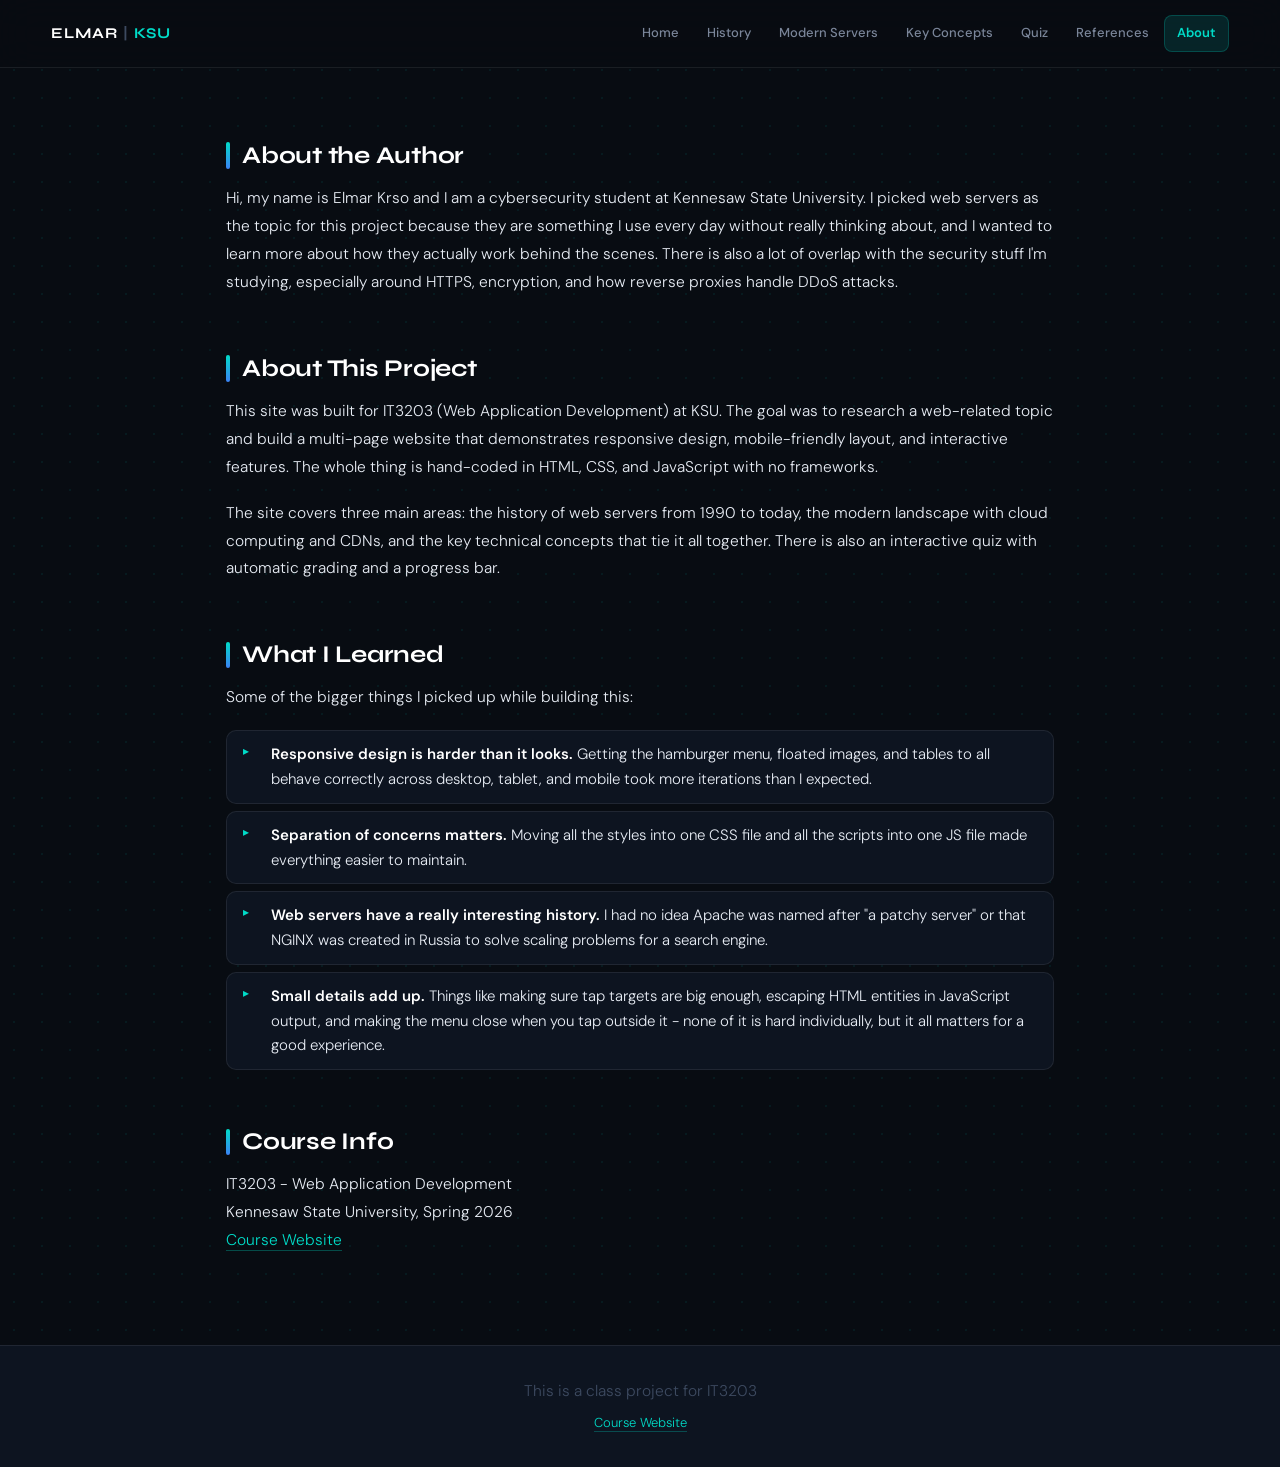
<file: about.html>
<!DOCTYPE html>
<html lang="en">
<head>
    <meta charset="UTF-8">
    <meta name="viewport" content="width=device-width, initial-scale=1.0">
    <title>About – Web Servers Project</title>
    <link rel="stylesheet" href="style.css">
</head>
<body>

<header>
    <div class="header-inner">
        <!-- logo in the top left -->
        <a href="index.html" class="site-logo">
            Elmar<span class="sep">|</span><span class="org">KSU</span>
        </a>

        <!-- three-line menu button, only shows on mobile -->
        <button class="menu-toggle" id="menuToggle" aria-label="Toggle navigation">
            <span></span><span></span><span></span>
        </button>

        <!-- navigation links across the top -->
        <nav id="desktopNav">
            <a href="index.html">Home</a>
            <a href="topic1.html">History</a>
            <a href="topic2.html">Modern Servers</a>
            <a href="concepts.html">Key Concepts</a>
            <a href="quiz.html">Quiz</a>
            <a href="references.html">References</a>
            <a href="about.html" class="active">About</a>
        </nav>
    </div>

    <!-- dropdown menu for mobile screens -->
    <div class="mobile-nav" id="mobileNav">
        <a href="index.html">Home</a>
        <a href="topic1.html">History</a>
        <a href="topic2.html">Modern Servers</a>
        <a href="concepts.html">Key Concepts</a>
        <a href="quiz.html">Quiz</a>
        <a href="references.html">References</a>
        <a href="about.html" class="active">About</a>
    </div>
</header>

<main>

    <!-- about me intro -->
    <h2>About the Author</h2>
    <p>
        Hi, my name is Elmar Krso and I am a cybersecurity student at Kennesaw State University.
        I picked web servers as the topic for this project because they are something I use every
        day without really thinking about, and I wanted to learn more about how they actually work
        behind the scenes. There is also a lot of overlap with the security stuff I'm studying,
        especially around HTTPS, encryption, and how reverse proxies handle DDoS attacks.
    </p>

    <!-- about the project -->
    <h2>About This Project</h2>
    <p>
        This site was built for IT3203 (Web Application Development) at KSU. The goal was to
        research a web-related topic and build a multi-page website that demonstrates responsive
        design, mobile-friendly layout, and interactive features. The whole thing is hand-coded
        in HTML, CSS, and JavaScript with no frameworks.
    </p>
    <p>
        The site covers three main areas: the history of web servers from 1990 to today, the
        modern landscape with cloud computing and CDNs, and the key technical concepts that tie
        it all together. There is also an interactive quiz with automatic grading and a progress
        bar.
    </p>

    <!-- what I learned -->
    <h2>What I Learned</h2>
    <p>
        Some of the bigger things I picked up while building this:
    </p>
    <ul>
        <li><strong>Responsive design is harder than it looks.</strong> Getting the hamburger menu, floated images, and tables to all behave correctly across desktop, tablet, and mobile took more iterations than I expected.</li>
        <li><strong>Separation of concerns matters.</strong> Moving all the styles into one CSS file and all the scripts into one JS file made everything easier to maintain.</li>
        <li><strong>Web servers have a really interesting history.</strong> I had no idea Apache was named after "a patchy server" or that NGINX was created in Russia to solve scaling problems for a search engine.</li>
        <li><strong>Small details add up.</strong> Things like making sure tap targets are big enough, escaping HTML entities in JavaScript output, and making the menu close when you tap outside it - none of it is hard individually, but it all matters for a good experience.</li>
    </ul>

    <!-- contact / link -->
    <h2>Course Info</h2>
    <p>
        IT3203 - Web Application Development<br>
        Kennesaw State University, Spring 2026<br>
        <a href="https://ksuweb.github.io/IT3203/">Course Website</a>
    </p>

</main>

<footer>
    <p>This is a class project for IT3203</p>
    <a href="https://ksuweb.github.io/IT3203/">Course Website</a>
</footer>

<script src="quiz.js"></script>
</body>
</html>
</file>
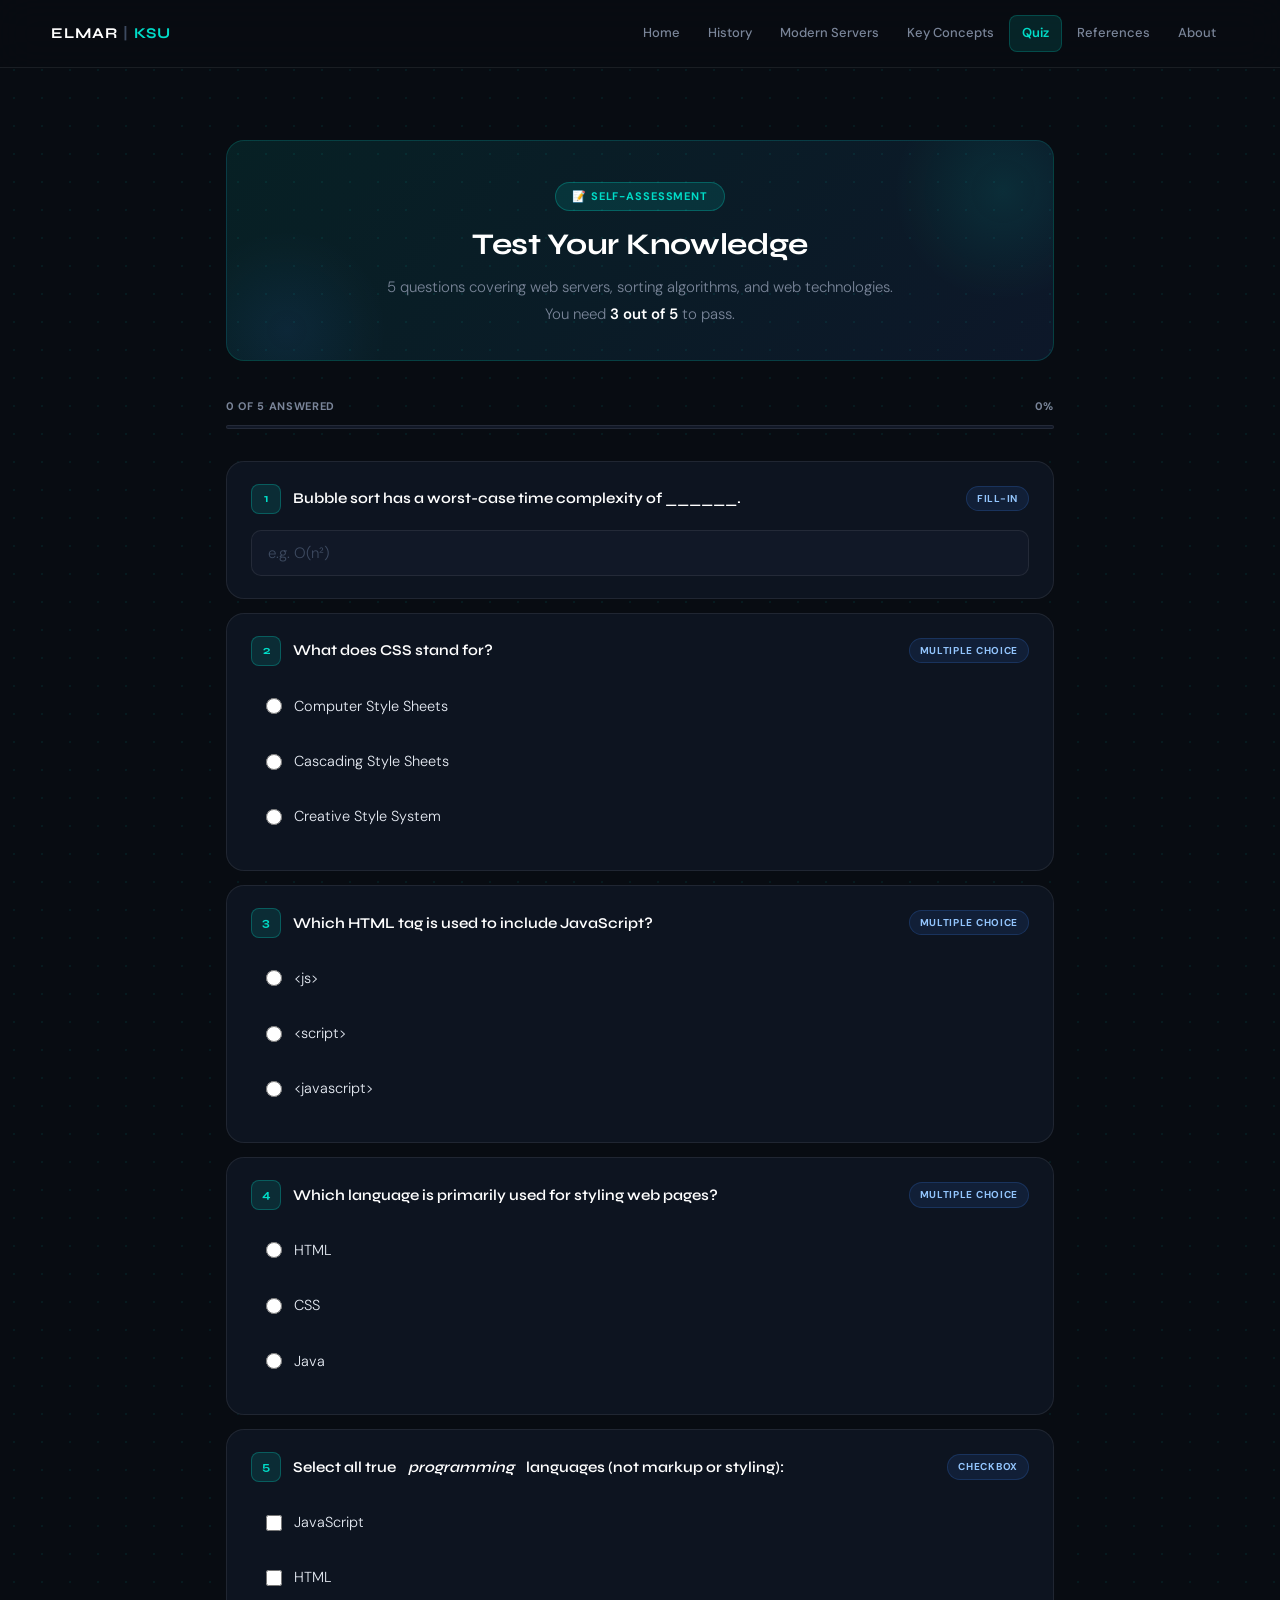
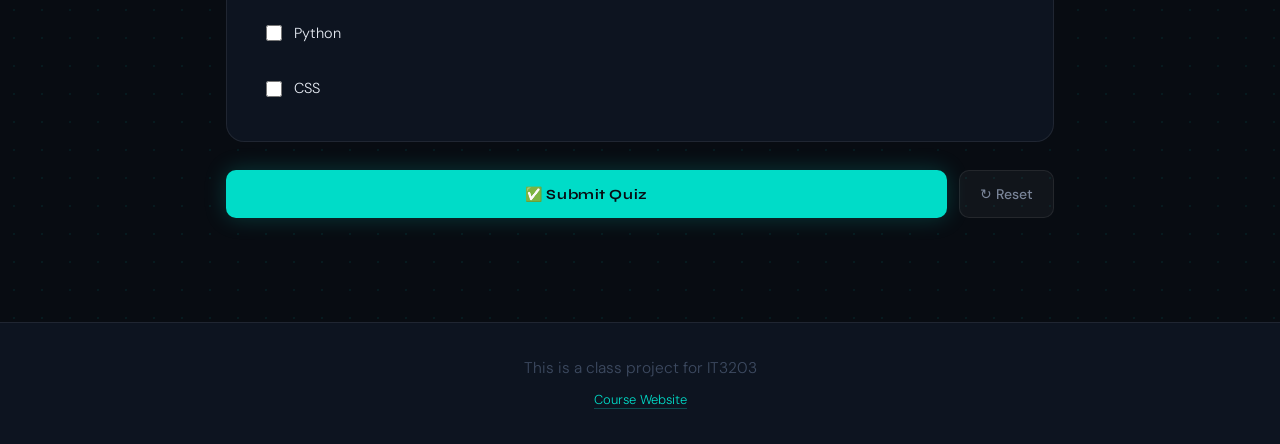
<file: quiz.html>
<!DOCTYPE html>
<html lang="en">
<head>
    <meta charset="UTF-8">
    <meta name="viewport" content="width=device-width, initial-scale=1.0">
    <title>Quiz – Web Servers Project</title>
    <link rel="stylesheet" href="style.css">
</head>
<body>

<header>
    <div class="header-inner">
        <!-- logo in the top left -->
        <a href="index.html" class="site-logo">
            Elmar<span class="sep">|</span><span class="org">KSU</span>
        </a>

        <!-- three-line menu button, only shows on mobile -->
        <button class="menu-toggle" id="menuToggle" aria-label="Toggle navigation">
            <span></span><span></span><span></span>
        </button>

        <!-- navigation links across the top -->
        <nav id="desktopNav">
            <a href="index.html">Home</a>
            <a href="topic1.html">History</a>
            <a href="topic2.html">Modern Servers</a>
            <a href="concepts.html">Key Concepts</a>
            <a href="quiz.html" class="active">Quiz</a>
            <a href="references.html">References</a>
            <a href="about.html">About</a>
        </nav>
    </div>

    <!-- dropdown menu for mobile screens -->
    <div class="mobile-nav" id="mobileNav">
        <a href="index.html">Home</a>
        <a href="topic1.html">History</a>
        <a href="topic2.html">Modern Servers</a>
        <a href="concepts.html">Key Concepts</a>
        <a href="quiz.html" class="active">Quiz</a>
        <a href="references.html">References</a>
        <a href="about.html">About</a>
    </div>
</header>

<main>

    <!-- banner at the top of the quiz with instructions -->
    <div class="quiz-hero">
        <div class="badge">&#128221; Self-Assessment</div>
        <h2>Test Your Knowledge</h2>
        <p>5 questions covering web servers, sorting algorithms, and web technologies.<br>You need <strong>3 out of 5</strong> to pass.</p>
    </div>

    <!-- progress bar - fills up as questions get answered -->
    <div class="quiz-progress">
        <span id="progressLabel">0 of 5 answered</span>
        <span id="progressPct">0%</span>
    </div>
    <div class="progress-bar-track">
        <div class="progress-bar-fill" id="progressFill"></div>
    </div>

    <!-- quiz form - quiz.js handles the grading, no page reload needed -->
    <form id="quizForm">

        <!-- Q1: fill in the blank -->
        <div class="question-card" id="card1">
            <div class="question-label">
                <span class="question-num">1</span>
                Bubble sort has a worst-case time complexity of ______.
                <span class="question-type-tag">Fill-in</span>
            </div>
            <input type="text" id="q1" placeholder="e.g. O(n&sup2;)">
        </div>

        <!-- Q2: multiple choice -->
        <div class="question-card" id="card2">
            <div class="question-label">
                <span class="question-num">2</span>
                What does CSS stand for?
                <span class="question-type-tag">Multiple Choice</span>
            </div>
            <label class="option-row">
                <input type="radio" name="q2" value="a"> Computer Style Sheets
            </label>
            <label class="option-row">
                <input type="radio" name="q2" value="b"> Cascading Style Sheets
            </label>
            <label class="option-row">
                <input type="radio" name="q2" value="c"> Creative Style System
            </label>
        </div>

        <!-- Q3: multiple choice -->
        <div class="question-card" id="card3">
            <div class="question-label">
                <span class="question-num">3</span>
                Which HTML tag is used to include JavaScript?
                <span class="question-type-tag">Multiple Choice</span>
            </div>
            <label class="option-row">
                <input type="radio" name="q3" value="a"> &lt;js&gt;
            </label>
            <label class="option-row">
                <input type="radio" name="q3" value="b"> &lt;script&gt;
            </label>
            <label class="option-row">
                <input type="radio" name="q3" value="c"> &lt;javascript&gt;
            </label>
        </div>

        <!-- Q4: multiple choice -->
        <div class="question-card" id="card4">
            <div class="question-label">
                <span class="question-num">4</span>
                Which language is primarily used for styling web pages?
                <span class="question-type-tag">Multiple Choice</span>
            </div>
            <label class="option-row">
                <input type="radio" name="q4" value="a"> HTML
            </label>
            <label class="option-row">
                <input type="radio" name="q4" value="b"> CSS
            </label>
            <label class="option-row">
                <input type="radio" name="q4" value="c"> Java
            </label>
        </div>

        <!-- Q5: checkbox (select all that apply) -->
        <div class="question-card" id="card5">
            <div class="question-label">
                <span class="question-num">5</span>
                Select all true <em>programming</em> languages (not markup or styling):
                <span class="question-type-tag">Checkbox</span>
            </div>
            <label class="option-row">
                <input type="checkbox" name="q5" value="JavaScript"> JavaScript
            </label>
            <label class="option-row">
                <input type="checkbox" name="q5" value="HTML"> HTML
            </label>
            <label class="option-row">
                <input type="checkbox" name="q5" value="Python"> Python
            </label>
            <label class="option-row">
                <input type="checkbox" name="q5" value="CSS"> CSS
            </label>
        </div>

        <!-- submit and reset buttons -->
        <div class="btn-row">
            <button type="button" id="submitBtn" class="btn-submit">&#9989; Submit Quiz</button>
            <button type="button" id="resetBtn" class="btn-reset">&#8635; Reset</button>
        </div>

    </form>

    <!-- results show up here after the quiz is submitted -->
    <div id="results"></div>

</main>

<footer>
    <p>This is a class project for IT3203</p>
    <a href="https://ksuweb.github.io/IT3203/">Course Website</a>
</footer>

<script src="quiz.js"></script>
</body>
</html>
</file>
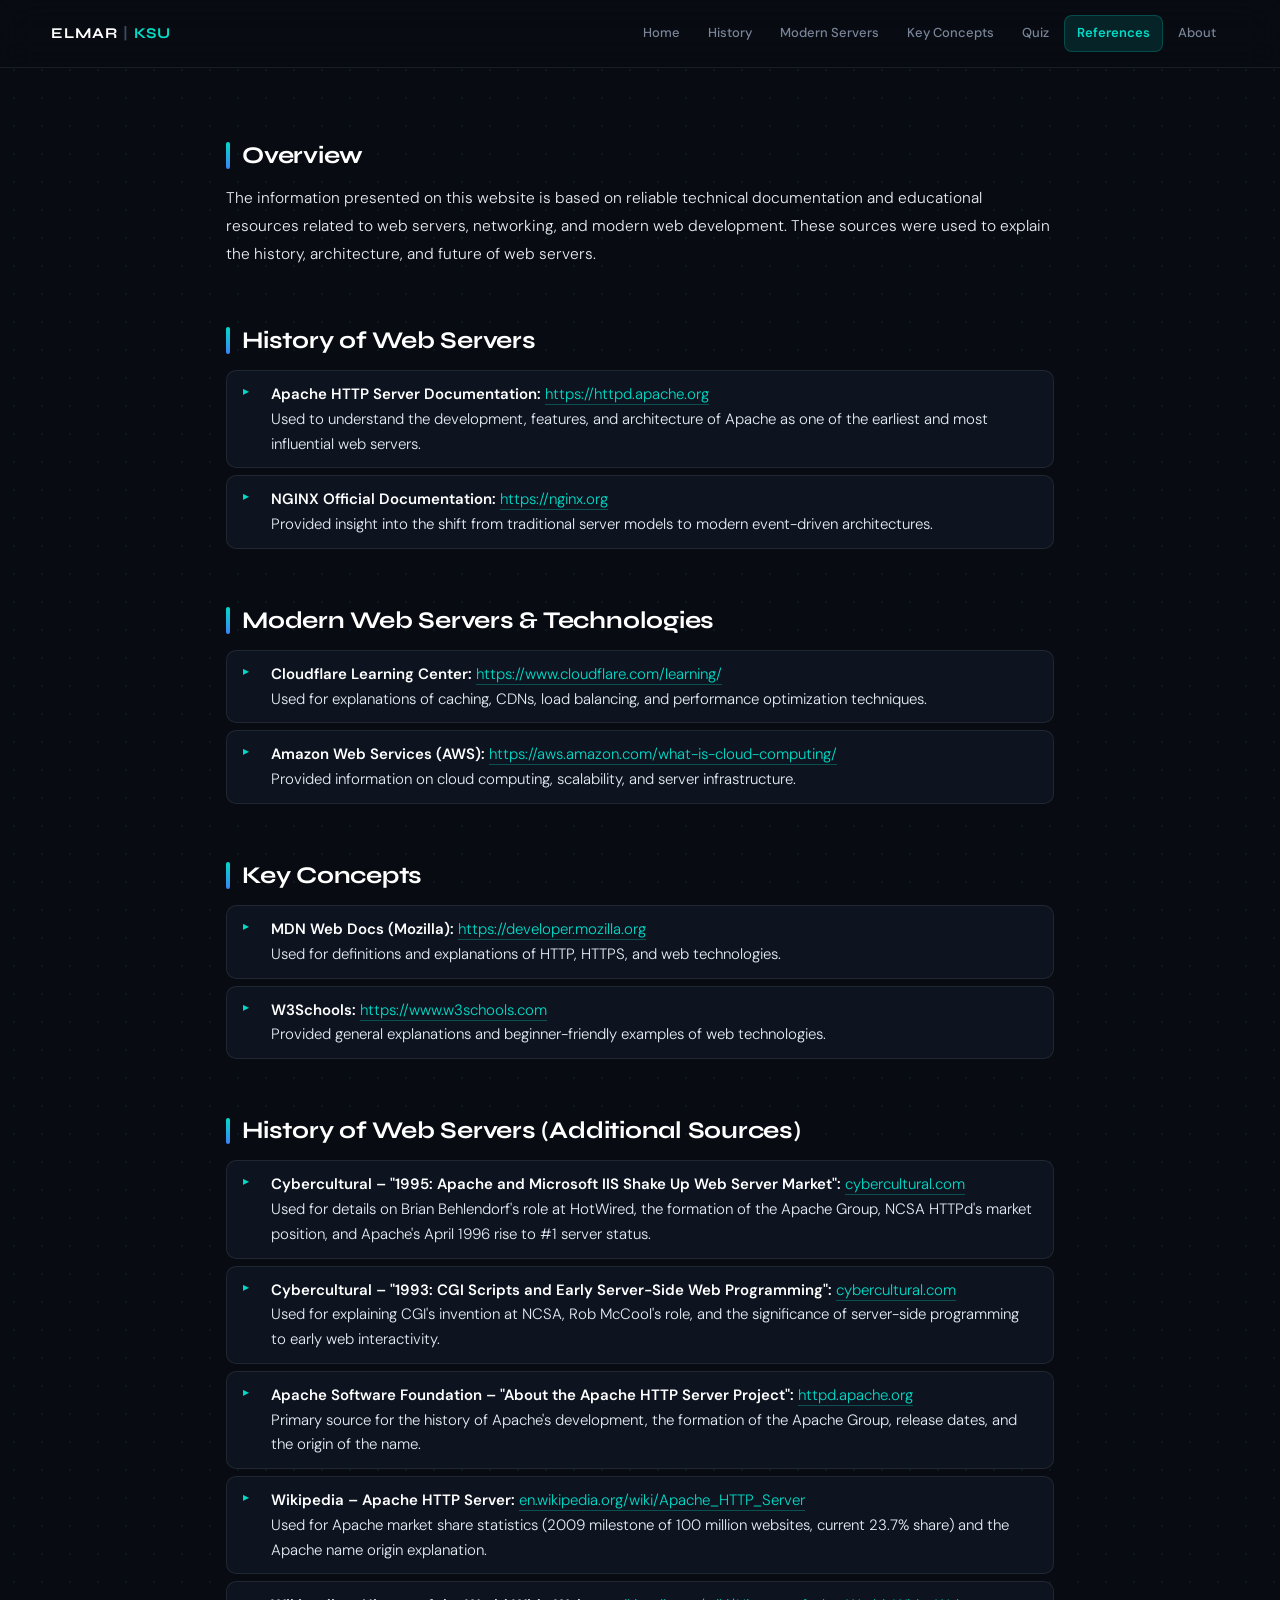
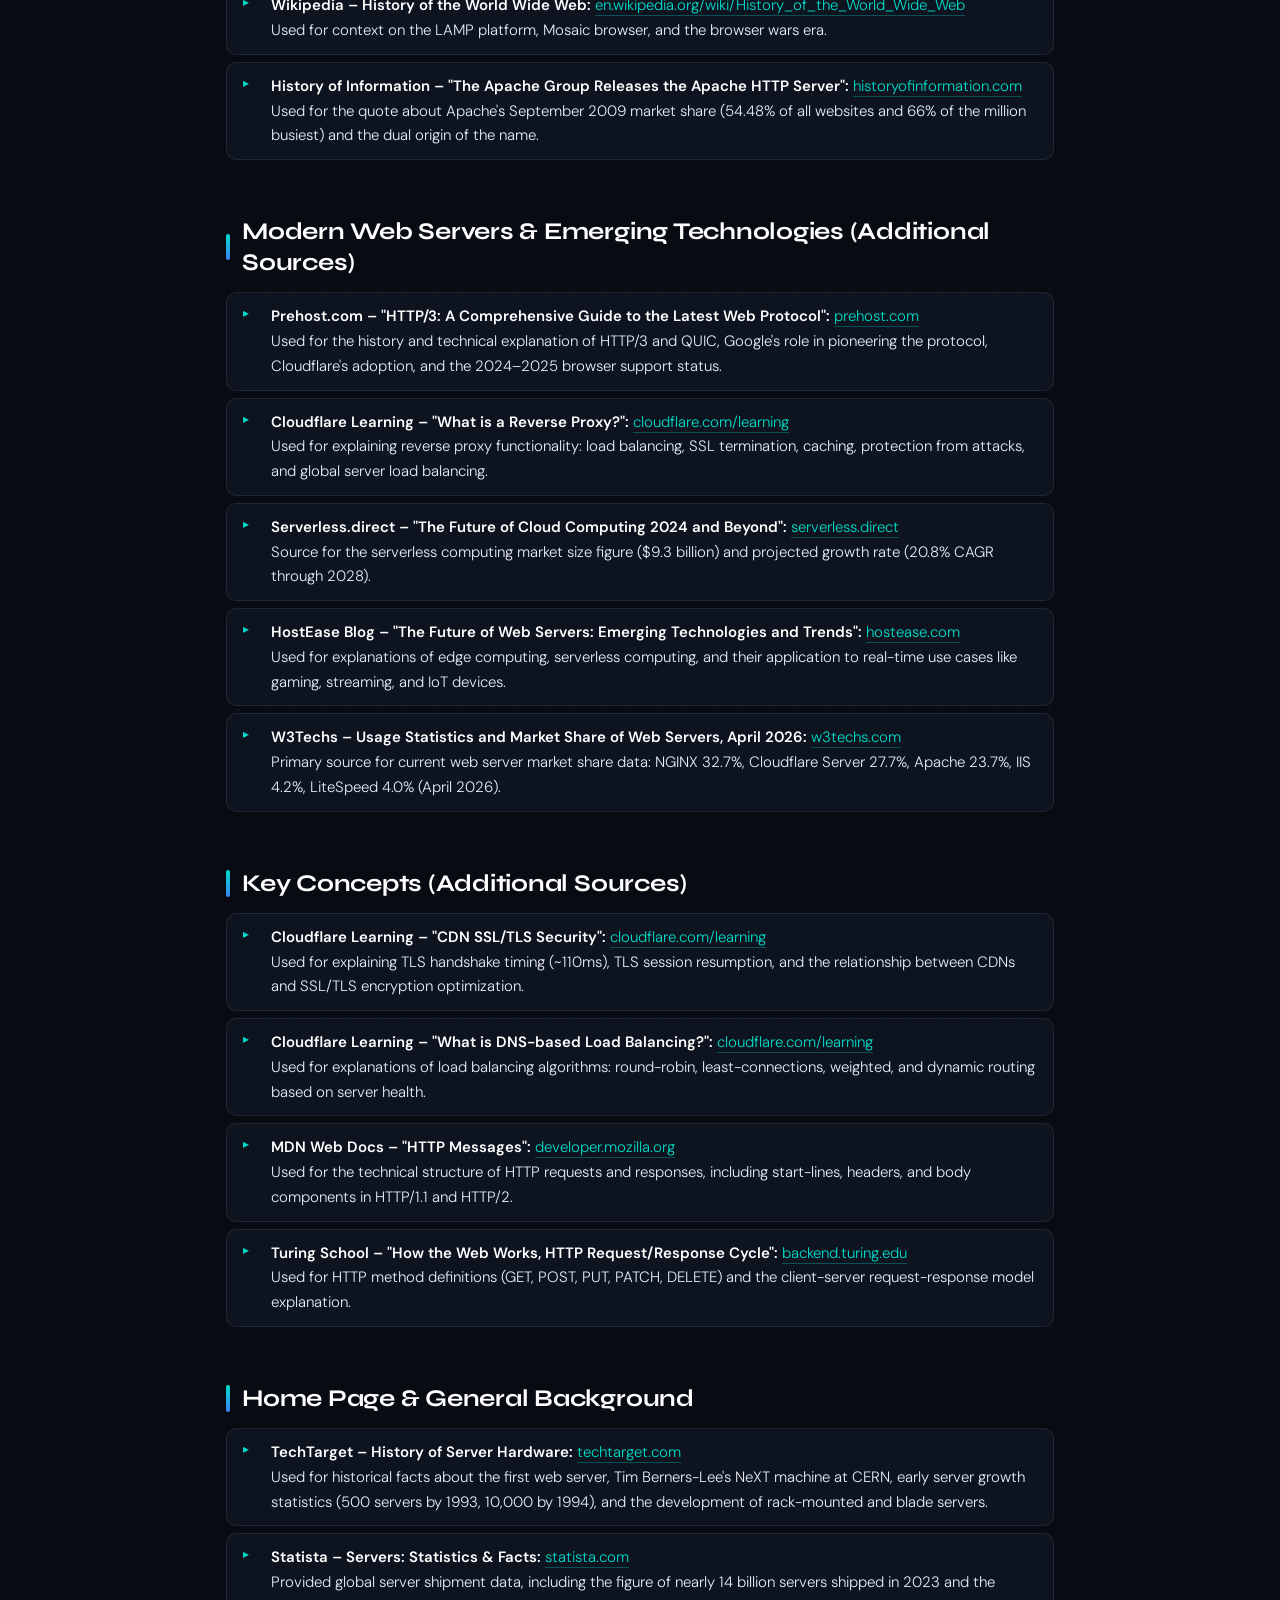
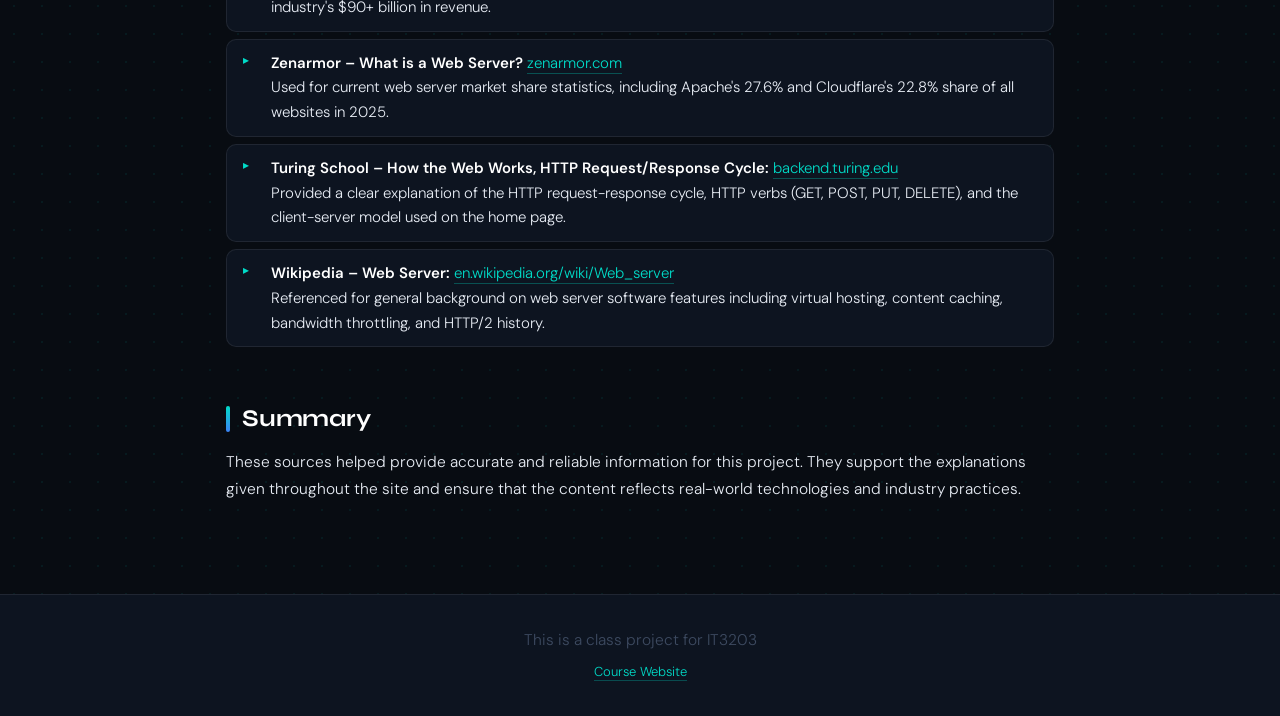
<file: references.html>
<!DOCTYPE html>
<html lang="en">
<head>
    <meta charset="UTF-8">
    <meta name="viewport" content="width=device-width, initial-scale=1.0">
    <title>References – Web Servers Project</title>
    <link rel="stylesheet" href="style.css">
</head>

<body>

<header>
    <div class="header-inner">
        <!-- logo in the top left -->
        <a href="index.html" class="site-logo">
            Elmar<span class="sep">|</span><span class="org">KSU</span>
        </a>

        <!-- three-line menu button, only shows on mobile -->
        <button class="menu-toggle" id="menuToggle" aria-label="Toggle navigation">
            <span></span><span></span><span></span>
        </button>

        <!-- navigation links across the top -->
        <nav id="desktopNav">
            <a href="index.html">Home</a>
            <a href="topic1.html">History</a>
            <a href="topic2.html">Modern Servers</a>
            <a href="concepts.html">Key Concepts</a>
            <a href="quiz.html">Quiz</a>
            <a href="references.html" class="active">References</a>
            <a href="about.html">About</a>
        </nav>
    </div>

    <!-- dropdown menu for mobile screens -->
    <div class="mobile-nav" id="mobileNav">
        <a href="index.html">Home</a>
        <a href="topic1.html">History</a>
        <a href="topic2.html">Modern Servers</a>
        <a href="concepts.html">Key Concepts</a>
        <a href="quiz.html">Quiz</a>
        <a href="references.html" class="active">References</a>
        <a href="about.html">About</a>
    </div>
</header>

<main>

    <!-- INTRO -->
    <h2>Overview</h2>
    <p>
        The information presented on this website is based on reliable technical documentation and educational
        resources related to web servers, networking, and modern web development. These sources were used to explain
        the history, architecture, and future of web servers.
    </p>

    <!-- HISTORY SOURCES -->
    <h2>History of Web Servers</h2>
    <ul>
        <li>
            <strong>Apache HTTP Server Documentation:</strong>
            <a href="https://httpd.apache.org" target="_blank">https://httpd.apache.org</a>
            <br>
            Used to understand the development, features, and architecture of Apache as one of the earliest and most
            influential web servers.
        </li>

        <li>
            <strong>NGINX Official Documentation:</strong>
            <a href="https://nginx.org" target="_blank">https://nginx.org</a>
            <br>
            Provided insight into the shift from traditional server models to modern event-driven architectures.
        </li>
    </ul>

    <!-- MODERN SERVERS -->
    <h2>Modern Web Servers & Technologies</h2>
    <ul>
        <li>
            <strong>Cloudflare Learning Center:</strong>
            <a href="https://www.cloudflare.com/learning/" target="_blank">https://www.cloudflare.com/learning/</a>
            <br>
            Used for explanations of caching, CDNs, load balancing, and performance optimization techniques.
        </li>

        <li>
            <strong>Amazon Web Services (AWS):</strong>
            <a href="https://aws.amazon.com/what-is-cloud-computing/" target="_blank">
                https://aws.amazon.com/what-is-cloud-computing/
            </a>
            <br>
            Provided information on cloud computing, scalability, and server infrastructure.
        </li>
    </ul>

    <!-- KEY CONCEPTS -->
    <h2>Key Concepts</h2>
    <ul>
        <li>
            <strong>MDN Web Docs (Mozilla):</strong>
            <a href="https://developer.mozilla.org" target="_blank">https://developer.mozilla.org</a>
            <br>
            Used for definitions and explanations of HTTP, HTTPS, and web technologies.
        </li>

        <li>
            <strong>W3Schools:</strong>
            <a href="https://www.w3schools.com" target="_blank">https://www.w3schools.com</a>
            <br>
            Provided general explanations and beginner-friendly examples of web technologies.
        </li>
    </ul>

    <!-- HISTORY SOURCES (TOPIC 1) -->
    <h2>History of Web Servers (Additional Sources)</h2>
    <ul>
        <li>
            <strong>Cybercultural – "1995: Apache and Microsoft IIS Shake Up Web Server Market":</strong>
            <a href="https://cybercultural.com/p/1995-apache-microsoft-iis-web-server-market/" target="_blank">cybercultural.com</a>
            <br>
            Used for details on Brian Behlendorf's role at HotWired, the formation of the Apache Group,
            NCSA HTTPd's market position, and Apache's April 1996 rise to #1 server status.
        </li>
        <li>
            <strong>Cybercultural – "1993: CGI Scripts and Early Server-Side Web Programming":</strong>
            <a href="https://cybercultural.com/p/1993-cgi-scripts-and-early-server-side-web-programming/" target="_blank">cybercultural.com</a>
            <br>
            Used for explaining CGI's invention at NCSA, Rob McCool's role, and the significance of
            server-side programming to early web interactivity.
        </li>
        <li>
            <strong>Apache Software Foundation – "About the Apache HTTP Server Project":</strong>
            <a href="https://httpd.apache.org/ABOUT_APACHE.html" target="_blank">httpd.apache.org</a>
            <br>
            Primary source for the history of Apache's development, the formation of the Apache Group,
            release dates, and the origin of the name.
        </li>
        <li>
            <strong>Wikipedia – Apache HTTP Server:</strong>
            <a href="https://en.wikipedia.org/wiki/Apache_HTTP_Server" target="_blank">en.wikipedia.org/wiki/Apache_HTTP_Server</a>
            <br>
            Used for Apache market share statistics (2009 milestone of 100 million websites, current 23.7% share)
            and the Apache name origin explanation.
        </li>
        <li>
            <strong>Wikipedia – History of the World Wide Web:</strong>
            <a href="https://en.wikipedia.org/wiki/History_of_the_World_Wide_Web" target="_blank">en.wikipedia.org/wiki/History_of_the_World_Wide_Web</a>
            <br>
            Used for context on the LAMP platform, Mosaic browser, and the browser wars era.
        </li>
        <li>
            <strong>History of Information – "The Apache Group Releases the Apache HTTP Server":</strong>
            <a href="https://historyofinformation.com/detail.php?id=2501" target="_blank">historyofinformation.com</a>
            <br>
            Used for the quote about Apache's September 2009 market share (54.48% of all websites and 66%
            of the million busiest) and the dual origin of the name.
        </li>
    </ul>

    <!-- MODERN SERVERS SOURCES (TOPIC 2) -->
    <h2>Modern Web Servers &amp; Emerging Technologies (Additional Sources)</h2>
    <ul>
        <li>
            <strong>Prehost.com – "HTTP/3: A Comprehensive Guide to the Latest Web Protocol":</strong>
            <a href="https://prehost.com/http3/" target="_blank">prehost.com</a>
            <br>
            Used for the history and technical explanation of HTTP/3 and QUIC, Google's role in pioneering
            the protocol, Cloudflare's adoption, and the 2024–2025 browser support status.
        </li>
        <li>
            <strong>Cloudflare Learning – "What is a Reverse Proxy?":</strong>
            <a href="https://www.cloudflare.com/learning/cdn/glossary/reverse-proxy/" target="_blank">cloudflare.com/learning</a>
            <br>
            Used for explaining reverse proxy functionality: load balancing, SSL termination, caching,
            protection from attacks, and global server load balancing.
        </li>
        <li>
            <strong>Serverless.direct – "The Future of Cloud Computing 2024 and Beyond":</strong>
            <a href="https://www.serverless.direct/post/the-future-of-cloud-computing-in-2024-and-beyond-trends-and-predictions" target="_blank">serverless.direct</a>
            <br>
            Source for the serverless computing market size figure ($9.3 billion) and projected growth
            rate (20.8% CAGR through 2028).
        </li>
        <li>
            <strong>HostEase Blog – "The Future of Web Servers: Emerging Technologies and Trends":</strong>
            <a href="https://www.hostease.com/blog/server/the-future-of-web-servers-emerging-technologies-and-trends-in-2023/" target="_blank">hostease.com</a>
            <br>
            Used for explanations of edge computing, serverless computing, and their application to
            real-time use cases like gaming, streaming, and IoT devices.
        </li>
        <li>
            <strong>W3Techs – Usage Statistics and Market Share of Web Servers, April 2026:</strong>
            <a href="https://w3techs.com/technologies/overview/web_server" target="_blank">w3techs.com</a>
            <br>
            Primary source for current web server market share data: NGINX 32.7%, Cloudflare Server 27.7%,
            Apache 23.7%, IIS 4.2%, LiteSpeed 4.0% (April 2026).
        </li>
    </ul>

    <!-- KEY CONCEPTS SOURCES -->
    <h2>Key Concepts (Additional Sources)</h2>
    <ul>
        <li>
            <strong>Cloudflare Learning – "CDN SSL/TLS Security":</strong>
            <a href="https://www.cloudflare.com/learning/cdn/cdn-ssl-tls-security/" target="_blank">cloudflare.com/learning</a>
            <br>
            Used for explaining TLS handshake timing (~110ms), TLS session resumption, and the relationship
            between CDNs and SSL/TLS encryption optimization.
        </li>
        <li>
            <strong>Cloudflare Learning – "What is DNS-based Load Balancing?":</strong>
            <a href="https://www.cloudflare.com/learning/performance/what-is-dns-load-balancing/" target="_blank">cloudflare.com/learning</a>
            <br>
            Used for explanations of load balancing algorithms: round-robin, least-connections, weighted,
            and dynamic routing based on server health.
        </li>
        <li>
            <strong>MDN Web Docs – "HTTP Messages":</strong>
            <a href="https://developer.mozilla.org/en-US/docs/Web/HTTP/Guides/Messages" target="_blank">developer.mozilla.org</a>
            <br>
            Used for the technical structure of HTTP requests and responses, including start-lines, headers,
            and body components in HTTP/1.1 and HTTP/2.
        </li>
        <li>
            <strong>Turing School – "How the Web Works, HTTP Request/Response Cycle":</strong>
            <a href="https://backend.turing.edu/module2/lessons/how_the_web_works_http" target="_blank">backend.turing.edu</a>
            <br>
            Used for HTTP method definitions (GET, POST, PUT, PATCH, DELETE) and the client-server
            request-response model explanation.
        </li>
    </ul>

    <!-- HOME PAGE SOURCES -->
    <h2>Home Page &amp; General Background</h2>
    <ul>
        <li>
            <strong>TechTarget – History of Server Hardware:</strong>
            <a href="https://www.techtarget.com/searchdatacenter/feature/Dive-into-the-history-of-server-hardware" target="_blank">techtarget.com</a>
            <br>
            Used for historical facts about the first web server, Tim Berners-Lee's NeXT machine at CERN,
            early server growth statistics (500 servers by 1993, 10,000 by 1994), and the development of
            rack-mounted and blade servers.
        </li>
        <li>
            <strong>Statista – Servers: Statistics &amp; Facts:</strong>
            <a href="https://www.statista.com/topics/6277/servers/" target="_blank">statista.com</a>
            <br>
            Provided global server shipment data, including the figure of nearly 14 billion servers shipped
            in 2023 and the industry's $90+ billion in revenue.
        </li>
        <li>
            <strong>Zenarmor – What is a Web Server?</strong>
            <a href="https://www.zenarmor.com/docs/network-basics/what-is-web-server" target="_blank">zenarmor.com</a>
            <br>
            Used for current web server market share statistics, including Apache's 27.6% and
            Cloudflare's 22.8% share of all websites in 2025.
        </li>
        <li>
            <strong>Turing School – How the Web Works, HTTP Request/Response Cycle:</strong>
            <a href="https://backend.turing.edu/module2/lessons/how_the_web_works_http" target="_blank">backend.turing.edu</a>
            <br>
            Provided a clear explanation of the HTTP request-response cycle, HTTP verbs (GET, POST, PUT, DELETE),
            and the client-server model used on the home page.
        </li>
        <li>
            <strong>Wikipedia – Web Server:</strong>
            <a href="https://en.wikipedia.org/wiki/Web_server" target="_blank">en.wikipedia.org/wiki/Web_server</a>
            <br>
            Referenced for general background on web server software features including virtual hosting,
            content caching, bandwidth throttling, and HTTP/2 history.
        </li>
    </ul>

    <!-- CONCLUSION -->
    <h2>Summary</h2>
    <p>
        These sources helped provide accurate and reliable information for this project. They support the explanations
        given throughout the site and ensure that the content reflects real-world technologies and industry practices.
    </p>

</main>

<footer>
    <p>This is a class project for IT3203</p>
    <a href="https://ksuweb.github.io/IT3203/">Course Website</a>
</footer>


<script src="quiz.js"></script>
</body>
</html>
</file>
<file: style.css>
/* Sorry for the length of this file, some of these come from my professional locker at work */

/* Pulling in two fonts from Google Fonts:
   Syne for headings (bold and modern looking)
   DM Sans for body text (clean and easy to read) */
@import url('https://fonts.googleapis.com/css2?family=Syne:wght@400;600;700;800&family=DM+Sans:ital,opsz,wght@0,9..40,300;0,9..40,400;0,9..40,500;0,9..40,600;1,9..40,300&display=swap');

/* CSS custom properties (variables) - keeping all colors and sizes in one place
   so its easy to update the whole theme at once */
:root {
    /* background colors - going from darkest to slightly lighter */
    --bg        : #080c12;
    --bg-2      : #0d1420;
    --bg-3      : #111827;
    /* slightly transparent white overlays used on cards and hover states */
    --surface   : rgba(255,255,255,0.04);
    --surface-hv: rgba(255,255,255,0.07);
    /* border colors - very subtle by default, teal on hover */
    --border    : rgba(255,255,255,0.08);
    --border-hv : rgba(0,220,200,0.35);
    /* the main accent color and a dimmed version for backgrounds */
    --accent    : #00dcc8;
    --accent-dim: rgba(0,220,200,0.12);
    --accent-2  : #3b82f6;  /* secondary blue, used in gradients */
    /* text colors from bright to nearly invisible */
    --text      : #e8edf5;
    --text-muted: #7a8599;
    --text-faint: #3d4a60;
    --white     : #ffffff;
    /* green for pass, red for fail on the quiz */
    --pass      : #10b981;
    --fail      : #ef4444;
    /* border radius values I reuse a lot */
    --radius    : 12px;
    --radius-lg : 18px;
    /* smooth transition timing for hover effects */
    --transition: 0.22s cubic-bezier(0.4,0,0.2,1);
    /* glow effect uses the accent color, shadow is just a dark drop shadow */
    --glow      : 0 0 28px rgba(0,220,200,0.18);
    --shadow    : 0 8px 32px rgba(0,0,0,0.45);
    /* max content width and header height */
    --max-w     : 900px;
    --header-h  : 68px;
}

/* Basic reset so browsers don't add weird default margins/padding */
*, *::before, *::after {
    margin: 0;
    padding: 0;
    box-sizing: border-box;
}

html {
    scroll-behavior: smooth;
    font-size: 16px;
}

body {
    font-family: 'DM Sans', sans-serif;
    font-size: 1rem;
    line-height: 1.75;
    background-color: var(--bg);
    /* Subtle dot-grid texture — adds depth without noise */
    background-image:
        radial-gradient(rgba(0,220,200,0.07) 1px, transparent 1px);
    background-size: 28px 28px;
    color: var(--text);
    min-height: 100vh;
    -webkit-font-smoothing: antialiased;
    -moz-osx-font-smoothing: grayscale;
}

/* Custom scrollbar styling - makes it thinner and matches the dark theme */
::-webkit-scrollbar          { width: 5px; }
::-webkit-scrollbar-track    { background: var(--bg); }
::-webkit-scrollbar-thumb    { background: var(--text-faint); border-radius: 3px; }
::-webkit-scrollbar-thumb:hover { background: var(--accent); }

/* Color when you highlight text - uses a semi-transparent teal */
::selection { background: rgba(0,220,200,0.25); color: var(--white); }

/* Sticky header - stays at the top when you scroll
   Uses a blur effect (backdrop-filter) to look frosted glass-ish */
header {
    position: sticky;
    top: 0;
    z-index: 1000;
    height: var(--header-h);
    background: rgba(8,12,18,0.88);
    backdrop-filter: blur(18px);
    -webkit-backdrop-filter: blur(18px);
    border-bottom: 1px solid var(--border);
    padding: 0 clamp(16px, 4vw, 52px);
}

/* Flex row inside the header to put logo on left, nav on right */
.header-inner {
    display: flex;
    align-items: center;
    justify-content: space-between;
    max-width: 1200px;
    margin: 0 auto;
    height: 100%;
    gap: 20px;
}

/* The Elmar | KSU logo text in the top left */
.site-logo {
    font-family: 'Syne', sans-serif;
    font-size: clamp(12px, 1.4vw, 15px);
    font-weight: 700;
    letter-spacing: 0.06em;
    text-transform: uppercase;
    color: var(--white);
    text-decoration: none;
    white-space: nowrap;
    flex-shrink: 0;
}

.site-logo .sep  { color: var(--text-faint); margin: 0 5px; }
.site-logo .org  { color: var(--accent); }

/* Navigation links across the top on desktop */
nav {
    display: flex;
    align-items: center;
    gap: 2px;
    flex-wrap: nowrap;
}

nav a {
    font-family: 'DM Sans', sans-serif;
    font-size: 13px;
    font-weight: 500;
    color: var(--text-muted);
    text-decoration: none;
    padding: 6px 12px;
    border-radius: 8px;
    border: 1px solid transparent;
    transition: color var(--transition), background var(--transition), border-color var(--transition);
    white-space: nowrap;
}

nav a:hover {
    color: var(--white);
    background: var(--surface-hv);
    border-color: var(--border);
}

nav a.active {
    color: var(--accent);
    background: var(--accent-dim);
    border-color: rgba(0,220,200,0.22);
    font-weight: 600;
}

/* The three-line menu button - only shows up on mobile */
.menu-toggle {
    display: none;
    flex-direction: column;
    justify-content: center;
    align-items: center;
    gap: 5px;
    width: 40px;
    height: 40px;
    background: var(--surface);
    border: 1px solid var(--border);
    border-radius: 9px;
    cursor: pointer;
    padding: 0;
    flex-shrink: 0;
}

.menu-toggle span {
    display: block;
    width: 20px;
    height: 2px;
    background: var(--text-muted);
    border-radius: 2px;
    transition: all 0.25s ease;
}

/* When the menu is open, rotate the bars into an X shape */
.menu-toggle.open span:nth-child(1) { transform: translateY(7px) rotate(45deg); }
.menu-toggle.open span:nth-child(2) { opacity: 0; transform: scaleX(0); }
.menu-toggle.open span:nth-child(3) { transform: translateY(-7px) rotate(-45deg); }

/* The dropdown menu on mobile - hidden by default, slides in when opened */
.mobile-nav {
    display: none; /* shown only on mobile */
    position: fixed;
    top: var(--header-h);
    left: 0;
    right: 0;
    background: rgba(8,12,18,0.97);
    backdrop-filter: blur(20px);
    -webkit-backdrop-filter: blur(20px);
    border-bottom: 1px solid var(--border);
    padding: 16px 20px 24px;
    z-index: 999;
    flex-direction: column;
    gap: 4px;
    /* Slide-in animation */
    transform: translateY(-10px);
    opacity: 0;
    transition: transform 0.25s ease, opacity 0.25s ease;
}

.mobile-nav.open {
    transform: translateY(0);
    opacity: 1;
}

.mobile-nav a {
    font-family: 'DM Sans', sans-serif;
    font-size: 15px;
    font-weight: 500;
    color: var(--text-muted);
    text-decoration: none;
    padding: 12px 16px;
    border-radius: 10px;
    border: 1px solid transparent;
    transition: color var(--transition), background var(--transition);
    display: block;
}

.mobile-nav a:hover { color: var(--white); background: var(--surface-hv); }

.mobile-nav a.active {
    color: var(--accent);
    background: var(--accent-dim);
    border-color: rgba(0,220,200,0.22);
    font-weight: 600;
}

/* Centers the main content and adds padding on the sides */
main {
    max-width: var(--max-w);
    margin: 0 auto;
    padding: clamp(36px, 6vw, 72px) clamp(16px, 4vw, 36px);
}

/* h2 headings - each one has a small teal bar on the left side */
h2 {
    font-family: 'Syne', sans-serif;
    font-size: clamp(18px, 2.4vw, 24px);
    font-weight: 700;
    color: var(--white);
    margin-top: 56px;
    margin-bottom: 14px;
    line-height: 1.3;
    letter-spacing: -0.01em;
    display: flex;
    align-items: center;
    gap: 12px;
}

/* This generates the little colored bar to the left of each section title */
h2::before {
    content: '';
    display: inline-block;
    width: 4px;
    min-width: 4px;
    height: 1.1em;
    background: linear-gradient(180deg, var(--accent), var(--accent-2));
    border-radius: 2px;
    flex-shrink: 0;
}

main > h2:first-child { margin-top: 0; }

h3 {
    font-family: 'Syne', sans-serif;
    font-size: 13px;
    font-weight: 700;
    color: var(--text-faint);
    letter-spacing: 0.1em;
    text-transform: uppercase;
    margin-bottom: 12px;
}

/* Regular paragraph text and inline formatting (bold, italic, links, code) */
p {
    font-size: 15.5px;
    font-weight: 300;
    color: var(--text);
    margin-bottom: 18px;
    line-height: 1.8;
}

p strong { color: var(--white); font-weight: 600; }
p em     { color: var(--accent); font-style: italic; }

/* Links inside paragraphs and list items */
main p a, main li a {
    color: var(--accent);
    text-decoration: none;
    border-bottom: 1px solid rgba(0,220,200,0.3);
    transition: color var(--transition), border-color var(--transition);
}

main p a:hover, main li a:hover {
    color: var(--white);
    border-bottom-color: var(--white);
}

code {
    font-family: 'Fira Code', 'Courier New', monospace;
    font-size: 13px;
    color: var(--accent);
    background: var(--accent-dim);
    border: 1px solid rgba(0,220,200,0.18);
    border-radius: 5px;
    padding: 1px 7px;
}

/* Image styles - two layouts: full-width across the content, or floated inline */

/* Default image style - spans the full content width with a subtle border */
img {
    display: block;
    width: 100%;
    max-height: 260px;
    object-fit: cover;
    border-radius: var(--radius-lg);
    margin: 28px 0;
    border: 1px solid var(--border);
    box-shadow: var(--shadow);
    transition: box-shadow var(--transition), border-color var(--transition), transform var(--transition);
}

img:hover {
    box-shadow: var(--glow), var(--shadow);
    border-color: rgba(0,220,200,0.25);
    transform: scale(1.005);
}

/* .img-inline floats to the right so text wraps around it */
.img-inline {
    float: right;
    width: 220px;
    max-height: 150px;
    object-fit: contain;
    margin: 4px 0 16px 24px;
    border-radius: var(--radius);
    background: var(--bg-2);
    padding: 12px;
    box-shadow: none;
    transform: none;
}

.img-inline:hover { transform: none; box-shadow: var(--glow); }

/* .img-logo is for server logos - small and no border */
.img-logo {
    display: inline-block;
    width: auto;
    max-width: 160px;
    max-height: 56px;
    object-fit: contain;
    margin: 0 0 20px 0;
    border: none;
    box-shadow: none;
    background: transparent;
    padding: 0;
    border-radius: 0;
    filter: brightness(0.95) saturate(0.8);
}

.img-logo:hover { transform: none; box-shadow: none; filter: brightness(1) saturate(1); }

/* .clearfix makes sure content below a float doesnt get messed up */
.clearfix::after { content: ''; display: table; clear: both; }

/* Custom list styling - each item is a card with a teal arrow bullet */
ul, ol {
    margin: 0 0 24px 0;
    padding: 0;
    list-style: none;
}

ul li, ol li {
    position: relative;
    padding: 11px 16px 11px 44px;
    margin-bottom: 7px;
    background: var(--bg-2);
    border: 1px solid var(--border);
    border-radius: 10px;
    font-size: 15px;
    font-weight: 300;
    color: var(--text);
    line-height: 1.65;
    transition: background var(--transition), border-color var(--transition);
}

ul li:hover, ol li:hover {
    background: var(--surface-hv);
    border-color: var(--border-hv);
}

/* The little teal arrow that shows up before each list item */
ul li::before {
    content: '▸';
    position: absolute;
    left: 16px;
    top: 11px;
    color: var(--accent);
    font-size: 12px;
    line-height: 1.65;
}

/* For ordered lists, replace default numbers with styled teal badges */
ol { counter-reset: ol-counter; }
ol li { counter-increment: ol-counter; }
ol li::before {
    content: counter(ol-counter);
    position: absolute;
    left: 12px;
    top: 10px;
    width: 22px;
    height: 22px;
    background: var(--accent-dim);
    border: 1px solid rgba(0,220,200,0.25);
    border-radius: 6px;
    color: var(--accent);
    font-size: 11px;
    font-family: 'Syne', sans-serif;
    font-weight: 700;
    display: flex;
    align-items: center;
    justify-content: center;
}

ul li strong, ol li strong { color: var(--white); font-weight: 600; }

/* Table styling - wrap every table in a .table-wrap div so it scrolls sideways on small screens */
.table-wrap {
    width: 100%;
    overflow-x: auto; /* scroll sideways on mobile so the table doesnt break the layout */
    -webkit-overflow-scrolling: touch;
    border-radius: var(--radius-lg);
    border: 1px solid var(--border);
    margin: 28px 0;
}

table {
    width: 100%;
    min-width: 480px; /* keep columns from getting too squished */
    border-collapse: collapse;
    background: var(--bg-2);
    font-size: 14px;
}

table th {
    font-family: 'Syne', sans-serif;
    font-size: 10.5px;
    font-weight: 700;
    text-transform: uppercase;
    letter-spacing: 0.09em;
    color: var(--accent);
    background: rgba(0,220,200,0.06);
    padding: 14px 18px;
    text-align: left;
    border-bottom: 1px solid var(--border);
    white-space: nowrap;
}

table td {
    padding: 12px 18px;
    color: var(--text);
    font-weight: 300;
    border-bottom: 1px solid var(--border);
    vertical-align: top;
}

table tr:last-child td { border-bottom: none; }
table tr:hover td       { background: var(--surface); }

/* Footer at the bottom - centered text, slightly lighter background */
footer {
    text-align: center;
    padding: 32px 20px;
    border-top: 1px solid var(--border);
    background: var(--bg-2);
    color: var(--text-faint);
    font-size: 13px;
    font-weight: 300;
}

footer p { margin-bottom: 6px; color: var(--text-faint); }

footer a {
    color: var(--accent);
    text-decoration: none;
    border-bottom: 1px solid rgba(0,220,200,0.28);
    transition: color var(--transition), border-color var(--transition);
}

footer a:hover { color: var(--white); border-bottom-color: var(--white); }

/* Big banner at the top of the quiz page */
.quiz-hero {
    background: linear-gradient(135deg,
        rgba(0,220,200,0.10) 0%,
        rgba(59,130,246,0.10) 100%);
    border: 1px solid rgba(0,220,200,0.18);
    border-radius: var(--radius-lg);
    padding: 40px 32px 32px;
    margin-bottom: 36px;
    text-align: center;
    position: relative;
    overflow: hidden;
}

/* Two glowing circles in the corners of the hero banner using pseudo-elements */
.quiz-hero::before,
.quiz-hero::after {
    content: '';
    position: absolute;
    border-radius: 50%;
    pointer-events: none;
}
.quiz-hero::before {
    width: 220px; height: 220px;
    background: radial-gradient(circle, rgba(0,220,200,0.10) 0%, transparent 70%);
    top: -60px; right: -60px;
}
.quiz-hero::after {
    width: 200px; height: 200px;
    background: radial-gradient(circle, rgba(59,130,246,0.09) 0%, transparent 70%);
    bottom: -70px; left: -40px;
}

.quiz-hero h2 {
    display: block;
    color: var(--white);
    font-size: clamp(22px, 3vw, 30px);
    margin: 0 0 10px;
}

.quiz-hero h2::before { display: none; }

.quiz-hero p { margin: 0; color: var(--text-muted); font-size: 15px; }

.quiz-hero .badge {
    display: inline-block;
    background: var(--accent-dim);
    border: 1px solid rgba(0,220,200,0.28);
    border-radius: 20px;
    padding: 4px 16px;
    font-size: 11px;
    font-weight: 700;
    letter-spacing: 0.08em;
    text-transform: uppercase;
    color: var(--accent);
    margin-bottom: 14px;
}

/* The progress bar that fills up as you answer questions */
.quiz-progress {
    display: flex;
    justify-content: space-between;
    align-items: center;
    margin-bottom: 8px;
    font-size: 11px;
    font-weight: 700;
    letter-spacing: 0.06em;
    text-transform: uppercase;
    color: var(--text-muted);
}

.progress-bar-track {
    height: 4px;
    background: var(--bg-3);
    border-radius: 10px;
    margin-bottom: 32px;
    overflow: hidden;
    border: 1px solid var(--border);
}

.progress-bar-fill {
    height: 100%;
    background: linear-gradient(90deg, var(--accent), var(--accent-2));
    border-radius: 10px;
    width: 0%;
    transition: width 0.4s cubic-bezier(0.4,0,0.2,1);
    box-shadow: 0 0 8px rgba(0,220,200,0.4);
}

/* Each quiz question sits in its own card */
form { background: transparent; box-shadow: none; padding: 0; max-width: 100%; }

.question-card {
    background: var(--bg-2);
    border: 1px solid var(--border);
    border-radius: var(--radius-lg);
    padding: 22px 24px;
    margin-bottom: 14px;
    transition: border-color var(--transition), box-shadow var(--transition);
}

.question-card:focus-within {
    border-color: rgba(0,220,200,0.38);
    box-shadow: 0 0 0 3px rgba(0,220,200,0.07);
}

.question-label {
    display: flex;
    align-items: center;
    gap: 12px;
    font-family: 'Syne', sans-serif;
    font-weight: 600;
    font-size: 15px;
    color: var(--white);
    margin-bottom: 16px;
    flex-wrap: wrap;
}

.question-num {
    background: var(--accent-dim);
    border: 1px solid rgba(0,220,200,0.28);
    color: var(--accent);
    border-radius: 8px;
    width: 30px; height: 30px;
    display: flex; align-items: center; justify-content: center;
    font-size: 12px; font-weight: 700;
    font-family: 'Syne', sans-serif;
    flex-shrink: 0;
}

.question-type-tag {
    margin-left: auto;
    font-family: 'DM Sans', sans-serif;
    font-size: 10px; font-weight: 700;
    text-transform: uppercase; letter-spacing: 0.07em;
    background: rgba(59,130,246,0.11);
    color: #93c5fd;
    border: 1px solid rgba(59,130,246,0.2);
    padding: 3px 10px;
    border-radius: 20px;
    white-space: nowrap;
}

/* Each answer choice is a clickable row - clicking the label selects the input */
.option-row {
    display: flex;
    align-items: center;
    gap: 12px;
    padding: 11px 14px;
    border-radius: 10px;
    cursor: pointer;
    border: 1px solid transparent;
    margin-bottom: 6px;
    font-size: 14.5px; font-weight: 300;
    color: var(--text);
    transition: background var(--transition), border-color var(--transition);
    /* makes the whole row selectable, not just the radio circle */
    user-select: none;
}

.option-row:hover {
    background: var(--surface-hv);
    border-color: var(--border);
}

.option-row input[type="radio"],
.option-row input[type="checkbox"] {
    accent-color: var(--accent);
    width: 16px; height: 16px;
    cursor: pointer;
    flex-shrink: 0;
    margin: 0;
}

/* The text box for question 1 */
#quizForm input[type="text"] {
    width: 100%;
    padding: 12px 16px;
    border-radius: 10px;
    border: 1px solid var(--border);
    background: var(--bg-3);
    color: var(--white);
    font-family: 'DM Sans', sans-serif;
    font-size: 15px; font-weight: 300;
    transition: border-color var(--transition), box-shadow var(--transition);
    outline: none;
}

#quizForm input[type="text"]:focus {
    border-color: rgba(0,220,200,0.45);
    box-shadow: 0 0 0 3px rgba(0,220,200,0.07);
}

#quizForm input[type="text"]::placeholder { color: var(--text-faint); }

/* Submit and Reset buttons at the bottom of the quiz */
.btn-row { display: flex; gap: 12px; margin-top: 28px; }

.btn-submit {
    flex: 1;
    padding: 14px 24px;
    background: var(--accent);
    color: var(--bg);
    border: none;
    border-radius: 10px;
    font-family: 'Syne', sans-serif;
    font-size: 14px; font-weight: 700;
    letter-spacing: 0.04em;
    cursor: pointer;
    transition: opacity var(--transition), box-shadow var(--transition), transform var(--transition);
    box-shadow: 0 0 22px rgba(0,220,200,0.22);
}

.btn-submit:hover {
    opacity: 0.9;
    transform: translateY(-2px);
    box-shadow: 0 0 34px rgba(0,220,200,0.38);
}

.btn-reset {
    padding: 14px 20px;
    background: var(--surface);
    color: var(--text-muted);
    border: 1px solid var(--border);
    border-radius: 10px;
    font-family: 'DM Sans', sans-serif;
    font-size: 14px; font-weight: 500;
    cursor: pointer;
    transition: background var(--transition), color var(--transition), border-color var(--transition);
}

.btn-reset:hover {
    background: var(--surface-hv);
    color: var(--white);
    border-color: var(--border-hv);
}

/* Results section that shows up after submitting */
#results { margin-top: 32px; }

.result-header {
    padding: 36px 28px 26px;
    text-align: center;
    border-radius: var(--radius-lg) var(--radius-lg) 0 0;
    position: relative;
    overflow: hidden;
}

.result-header.pass {
    background: linear-gradient(135deg, rgba(16,185,129,0.18) 0%, rgba(16,185,129,0.06) 100%);
    border: 1px solid rgba(16,185,129,0.28);
    border-bottom: none;
}

.result-header.fail {
    background: linear-gradient(135deg, rgba(239,68,68,0.18) 0%, rgba(239,68,68,0.06) 100%);
    border: 1px solid rgba(239,68,68,0.28);
    border-bottom: none;
}

.result-emoji  { font-size: 44px; margin-bottom: 10px; line-height: 1; }

.result-verdict {
    font-family: 'Syne', sans-serif;
    font-size: 30px; font-weight: 800;
    color: var(--white);
    margin: 0 0 5px;
    letter-spacing: -0.02em;
}

.result-score-text { font-size: 15px; color: var(--text-muted); margin: 0; font-weight: 300; }

.score-ring-row { display: flex; justify-content: center; margin: 18px 0 6px; }

.score-circle {
    width: 88px; height: 88px;
    border-radius: 50%;
    background: var(--surface);
    border: 3px solid rgba(255,255,255,0.12);
    display: flex; align-items: center; justify-content: center;
    flex-direction: column;
    color: var(--white);
}

.result-header.pass .score-circle { border-color: rgba(16,185,129,0.38); }
.result-header.fail .score-circle { border-color: rgba(239,68,68,0.38); }

.score-big  { font-family: 'Syne', sans-serif; font-size: 28px; font-weight: 800; line-height: 1; }
.score-denom{ font-size: 12px; color: var(--text-muted); }

.result-breakdown {
    background: var(--bg-2);
    padding: 22px 24px;
    border: 1px solid var(--border);
    border-top: none;
    border-radius: 0 0 var(--radius-lg) var(--radius-lg);
}

.result-breakdown h3 {
    font-size: 10.5px; font-weight: 700;
    text-transform: uppercase; letter-spacing: 0.1em;
    color: var(--text-faint);
    margin: 0 0 14px;
}

.result-item {
    display: flex;
    align-items: flex-start;
    gap: 12px;
    padding: 12px 14px;
    border-radius: 10px;
    margin-bottom: 7px;
    font-size: 14px;
    border: 1px solid;
}

.result-item.correct  { background: rgba(16,185,129,0.07); border-color: rgba(16,185,129,0.2); }
.result-item.incorrect{ background: rgba(239,68,68,0.07);  border-color: rgba(239,68,68,0.2); }

.result-icon       { font-size: 17px; flex-shrink: 0; line-height: 1.5; }
.result-item-label { font-family: 'Syne', sans-serif; font-weight: 600; color: var(--white); font-size: 13px; margin-bottom: 2px; }
.result-item-note  { color: var(--text-muted); font-size: 13px; font-weight: 300; }

/* Simple fade + slide up animation that runs when the page first loads */
@keyframes fadeUp {
    from { opacity: 0; transform: translateY(16px); }
    to   { opacity: 1; transform: translateY(0);    }
}

main > * {
    animation: fadeUp 0.48s ease both;
}

main > *:nth-child(1) { animation-delay: 0.04s; }
main > *:nth-child(2) { animation-delay: 0.09s; }
main > *:nth-child(3) { animation-delay: 0.14s; }
main > *:nth-child(4) { animation-delay: 0.19s; }
main > *:nth-child(5) { animation-delay: 0.23s; }
main > *:nth-child(6) { animation-delay: 0.26s; }
main > *:nth-child(7) { animation-delay: 0.28s; }

/* Tablet layout adjustments (screens 900px wide or narrower) */
@media (max-width: 900px) {
    :root { --max-w: 100%; }

    /* slightly tighten the header gap */
    .header-inner { gap: 14px; }

    nav a { font-size: 12px; padding: 5px 9px; }

    main { padding: 32px clamp(16px, 4vw, 28px); }

    h2 { font-size: 20px; margin-top: 44px; }

    /* make floated images a bit smaller to give text more room */
    .img-inline { width: 170px; }

    /* tables already scroll via .table-wrap, nothing extra needed here */
}

/* Mobile layout (screens 640px wide or narrower)
   Big changes: hamburger menu replaces the nav, images go full width, etc. */
@media (max-width: 640px) {
    :root { --header-h: 60px; }

    /* swap out the desktop nav for the hamburger menu */
    .menu-toggle { display: flex; }
    nav           { display: none; }   /* hide the regular nav */
    .mobile-nav   { display: flex; }   /* show the mobile dropdown instead */

    /* shrink the logo text a bit */
    .site-logo { font-size: 11px; }

    main { padding: 28px 16px; }

    h2 { font-size: 18px; margin-top: 36px; }
    p  { font-size: 14.5px; }
    ul li, ol li { font-size: 14px; padding: 10px 14px 10px 38px; }
    ul li::before { left: 13px; }

    /* images go full width and a bit shorter on phones */
    img { max-height: 200px; margin: 20px 0; border-radius: var(--radius); }

    /* turn off the float so inline images stack vertically on mobile */
    .img-inline {
        float: none;
        width: 100%;
        max-height: 160px;
        margin: 0 0 16px 0;
        object-fit: contain;
    }

    /* scale down logo images a bit */
    .img-logo { max-width: 120px; max-height: 44px; }

    /* slightly smaller font in tables on mobile */
    table { font-size: 13px; }
    table th, table td { padding: 10px 12px; }

    /* quiz adjustments for small screens */
    .quiz-hero { padding: 28px 18px 22px; }
    .question-card { padding: 18px 16px; }
    .question-label { font-size: 14px; gap: 9px; }
    .question-type-tag { display: none; } /* hide the type label, not enough room */
    .btn-row { flex-direction: column; }
    .btn-submit, .btn-reset { width: 100%; text-align: center; }

    /* results panel adjustments */
    .result-header { padding: 28px 18px 20px; }
    .result-verdict { font-size: 24px; }
}
</file>
